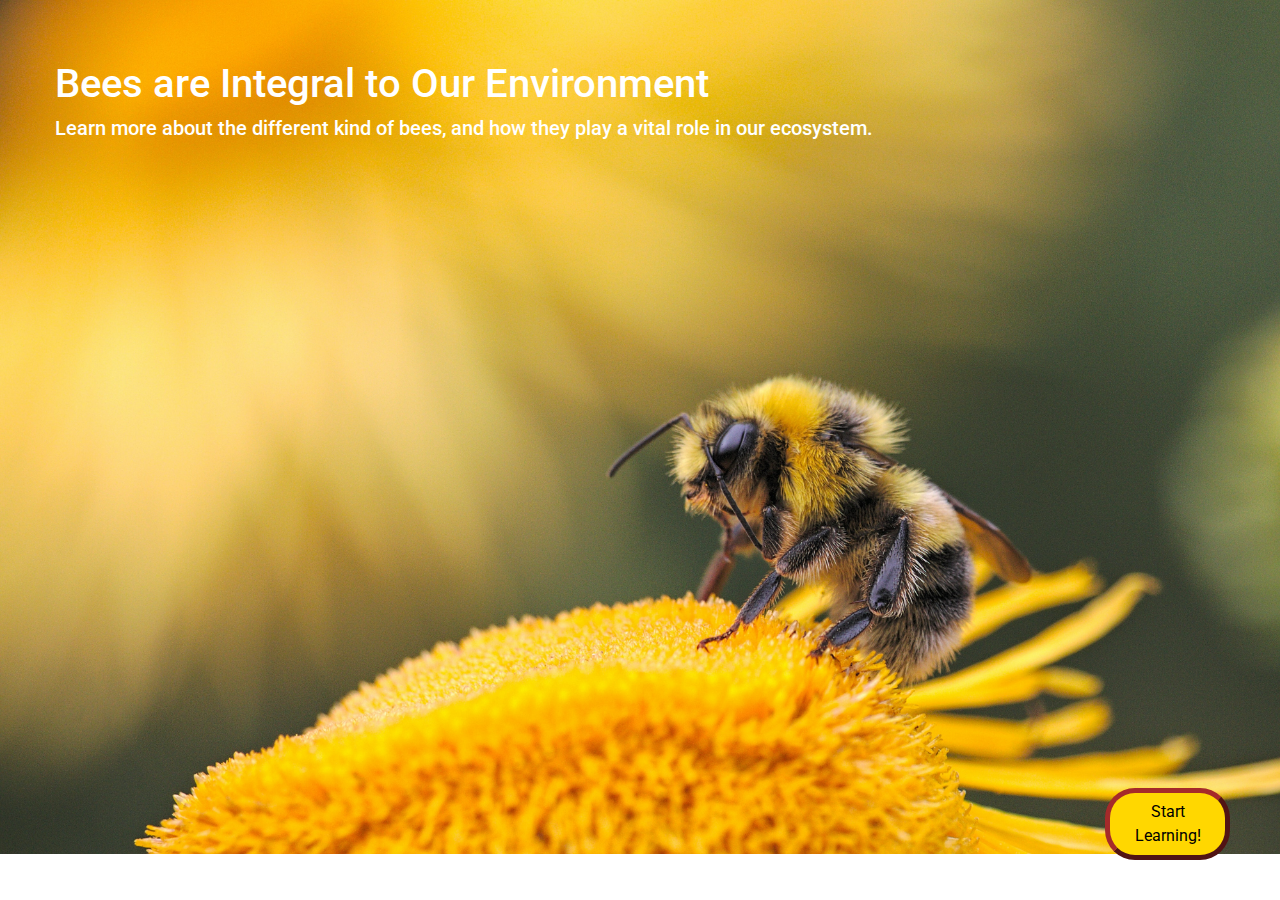
<file: index.html>
<!DOCTYPE html>
<html>

<head>
    <title>Learn About Bees!</title>
    <meta charset="UTF-8">
    <!-- styles -->
    <link rel="stylesheet" type="text/css" href="assets/css/style.css">
    <!-- fonts -->
    <link href="https://fonts.googleapis.com/css?family=Roboto|Roboto+Slab" rel="stylesheet">
    <link rel="stylesheet" href="assets/bootstrap-4.5.3-dist/css/bootstrap.css">
    <script src="assets/javascript/jquery-3.5.1.min.js"></script>
    <script src="assets/bootstrap-4.5.3-dist/js/bootstrap.js"></script>
    <link rel="stylesheet" href="https://cdnjs.cloudflare.com/ajax/libs/animate.css/4.1.1/animate.min.css" />
    <script src="assets/javascript/index.js"></script>
</head>


<body>
    <header>
        <div class="container animate__animated animate__fadeIn">
            <div class="row">
                <div class="col-lg-12">
                    <h1>Bees are Integral to Our Environment</h1>
                    <h5>Learn more about the different kind of bees, and how they play a vital role in our ecosystem.</h5>
                </div>
            </div>
        </div>


    </header>

    <!--     START LEARNING BUTTON       -->
    <div class="container">
        <div class="row">

            <div class="col-lg-12">
                <div class="d-flex flex-row-reverse fixed-bottom" id="home_page">
                    <button class="button" type="button" onclick="window.location.href='bees.html';">Start Learning!</button>
                </div>
            </div>
        </div>
    </div>

</body></html>
</file>
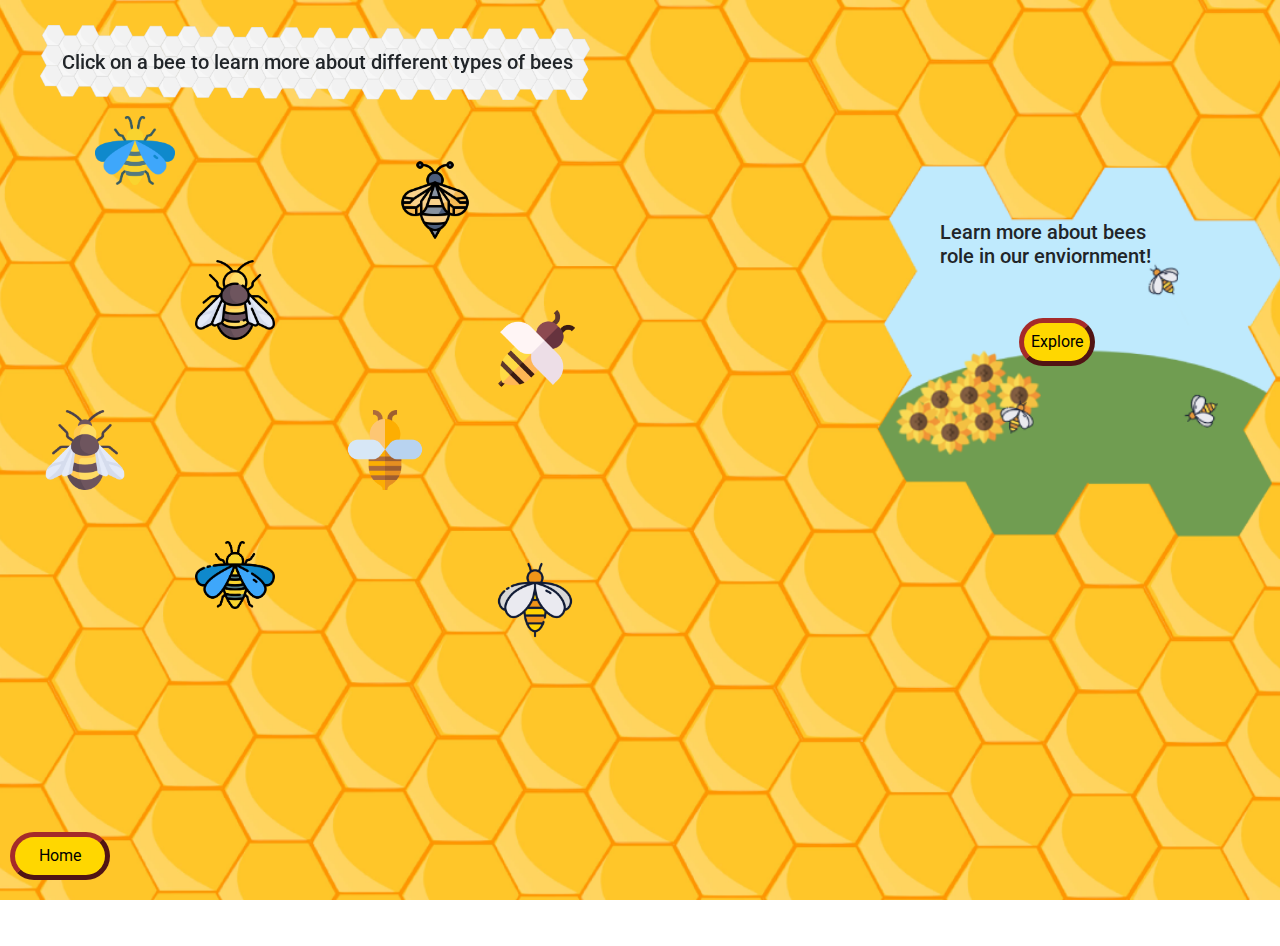
<file: bees.html>
<!DOCTYPE html>
<html>

<head>
    <title>Learn About the Bees!</title>
    <meta charset="UTF-8">
    <!-- styles -->
    <link rel="stylesheet" type="text/css" href="assets/css/bees.css">
    <!-- fonts -->
    <link href="https://fonts.googleapis.com/css?family=Roboto|Roboto+Slab" rel="stylesheet">
    <link rel="stylesheet" href="assets/bootstrap-4.5.3-dist/css/bootstrap.css">
    <script src="assets/javascript/jquery-3.5.1.min.js"></script>
    <script src="assets/bootstrap-4.5.3-dist/js/bootstrap.js"></script>
    <link rel="stylesheet" href="https://cdnjs.cloudflare.com/ajax/libs/animate.css/4.1.1/animate.min.css" />
</head>



<body>
    <header>
    </header>

    <!--     TITLE AND HOME BUTTON       -->
    <div class="container">
        <div class="row">

            <div class="col-lg-6 fixed-top" id="title_combs">
                <img src="assets/images/title%20combs.png" width="550" height="75">
                <h5 id="title_combs_text">Click on a bee to learn more about different types of bees</h5>
            </div>
            <div class="col-lg-12">
                <div class="d-flex fixed-bottom" id="home_button">
                    <button class="button" type="button" onclick="window.location.href='index.html';">Home</button>
                </div>
            </div>
        </div>

        <!--     BEE 1 MODAL AND BUTTON       -->
        <div class="row">
            <div class="col-lg-1 " id="bee_reveal1">
                <button class="bee_button" id="bee1" type="button" data-toggle="modal" data-target="#beeModal1"></button>
            </div>
            <div class="col-lg-12 modal" id="beeModal1">
                <div class="modal-dialog">
                    <div class="modal-content">

                        <div class="modal-header">
                            <h4 class="modal-title">Western Honeybees</h4>
                            <button type="button" class="close" data-dismiss="modal">&times;</button>

                        </div>

                        <div class="modal-body">
                            <img class="bee_pic" src="assets/images/bee_pictures/western_honeybee.png" width="450">

                            <p> Western honey bees are the most common species of honey bee across the world. Western honey bees were imported to North America to pollinate agricultural crops and can be distinguished from native bees by their coloring, which is golden brown with black abdominal stripes. The honeybees you'll see are female workers. As the bees collect pollen, they move it across their bodies and to their legs where they place it in little baskets.</p>

                            <h6>Do they sting:</h6>
                            <p>Western honey bees can sting but rarely do becuase it kills the bee.</p>

                            <h6>Do they sting:</h6>
                            <p>Yes! The western honey bee pollinates everything from flowers to impoartant agricultural crops, like almonds.
                            </p>
                        </div>
                    </div>
                </div>
            </div>
        </div>

        <!--     BEE 2 MODAL AND BUTTON       -->
        <div class="row">
            <div class="col-lg-1 " id="bee_reveal2">
                <button class="bee_button" id="bee2" type="button" data-toggle="modal" data-target="#beeModal2"></button>
            </div>
            <div class="col-lg-12 modal" id="beeModal2">
                <div class="modal-dialog">
                    <div class="modal-content">

                        <div class="modal-header">
                            <h4 class="modal-title">Bumblebees</h4>
                            <button type="button" class="close" data-dismiss="modal">&times;</button>

                        </div>

                        <div class="modal-body">
                            <img class="bee_pic" src="assets/images/bee_pictures/bumblebee.png" width="450">

                            <p> Bumblebees are common in the US with 49 native species! They are slightly larger than honeybees and have a black body with dense yellow and black hair. Bumblebees can be confused with carpenter bees, but carpenter bees are much larger than bumblebees. Bumblebees got their name from the noise they make inside a flower! They move around so quickly that the sounds vibrations they create makes the pollen fall onto their body hairs.</p>

                            <h6>Do they sting:</h6>
                            <p>Bumblebees do sting but dont very often unless you get too close to their nest or handle them.</p>

                            <h6>Do they sting:</h6>
                            <p>Yes, bumblebees pollinate lots of flowers and agricultural crops including tomatoes.
                            </p>
                        </div>

                    </div>
                </div>
            </div>
        </div>


        <!--     BEE 3 MODAL AND BUTTON       -->
        <div class="row">
            <div class="col-lg-1 " id="bee_reveal3">
                <button class="bee_button" id="bee3" type="button" data-toggle="modal" data-target="#beeModal3"></button>
            </div>
            <div class="col-lg-12 modal" id="beeModal3">
                <div class="modal-dialog">
                    <div class="modal-content">

                        <div class="modal-header">
                            <h4 class="modal-title">Carpenter Bees</h4>
                            <button type="button" class="close" data-dismiss="modal">&times;</button>

                        </div>

                        <div class="modal-body">
                            <img class="bee_pic" src="assets/images/bee_pictures/carpenter_bee.png" width="450">

                            <p> Carpenter bees are also called wood bees and are not well liked. The female workers of these bees bore into wood and make perfectly circular holes. The holes are the female carpenter bees reproductive nest. In the spring, new carpenter bees will leave the nest hole in single file. Carpenter bees are often viewed as destructive and it can be hard to stop them unless wood is painted or sealed. They can be destructive in the plant world too: on small flowers where they can't fit inside like blueberries, they chew into them. This doesn't pollinate the flower at all but just lets the carpenter bee steal the nectar. </p>

                            <h6>Do they sting:</h6>
                            <p>Female carpenter bees can sting but rarely do. Male carpenter bees are more agressive but cannot sting.</p>

                            <h6>Do they pollinate:</h6>
                            <p>Yes!
                            </p>
                        </div>
                    </div>
                </div>
            </div>
        </div>

        <!--     BEE 4 MODAL AND BUTTON       -->
        <div class="row">
            <div class="col-lg-1 " id="bee_reveal4">
                <button class="bee_button" id="bee4" type="button" data-toggle="modal" data-target="#beeModal4"></button>
            </div>
            <div class="col-lg-12 modal" id="beeModal4">
                <div class="modal-dialog">
                    <div class="modal-content">

                        <div class="modal-header">
                            <h4 class="modal-title">Mason Bees</h4>
                            <button type="button" class="close" data-dismiss="modal">&times;</button>

                        </div>

                        <div class="modal-body">
                            <img class="bee_pic" src="assets/images/bee_pictures/mason_bee.png" width="450">

                            <p>Mason bees are small, fast-flying bees that are extremely agile and are metallic blue, dull green and black. These bees carry pollen in hairs on the underside of their abdomens instead of in little baskets on their legs. Mason bees get their name from their use of mud to close their nest cavities.In nature, they look for a hollowed-out stem or a twig. Mason bees also readily use bee hotels created by humans that have holes already drilled in for them.</p>

                            <h6>Do they sting:</h6>
                            <p>Male mason bees cannot sting, and female mason bees are so docile that they sting only when handled roughly or trapped under clothing for example. </p>

                            <h6>Do they pollinate:</h6>
                            <p>Yes, the pollinate a wide variety of flowers and fruit producing flowers that are near their nests.

                            </p>
                        </div>
                    </div>
                </div>
            </div>
        </div>


        <!--     BEE 5 MODAL AND BUTTON       -->
        <div class="row">
            <div class="col-sm-1 " id="bee_reveal5">
                <button class="bee_button" id="bee5" type="button" data-toggle="modal" data-target="#beeModal5"></button>
            </div>
            <div class="col-sm-12 modal" id="beeModal5">
                <div class="modal-dialog">
                    <div class="modal-content">

                        <div class="modal-header">
                            <h4 class="modal-title">Leafcutter Bees</h4>
                            <button type="button" class="close" data-dismiss="modal">&times;</button>

                        </div>

                        <div class="modal-body">
                            <img class="bee_pic" src="assets/images/bee_pictures/leafcutter_bee.png" width="450">

                            <p>Leafcutter bees are very similar to mason bees in their nest creating habits, except they use leaves to close up their nests. They are black with white hairs covering the thorax and the bottom of the abdomen. Many leafcutter bee species have large heads with massive jaws to help with cutting off pieces of leaves to seal their nests. Also similar to mason bees, leafcutter bees carry pollen on their body hairs and are very fast flyers.</p>

                            <h6>Do they sting:</h6>
                            <p>Yes they can sting but are not aggressive and thus rarely do. Leafcutter bees stings are supposed to be a lot less painful than honey bee stings despite their more menacing appearance.</p>

                            <h6>Do they pollinate:</h6>
                            <p>Yes they are very important for the pollination of a lot of wildflowers and some fruits and veggies.
                            </p>
                        </div>
                    </div>
                </div>
            </div>
        </div>


        <!--     BEE 6 MODAL AND BUTTON       -->
        <div class="row">
            <div class="col-sm-1 " id="bee_reveal6">
                <button class="bee_button" id="bee6" type="button" data-toggle="modal" data-target="#beeModal6"></button>
            </div>
            <div class="col-sm-12 modal" id="beeModal6">
                <div class="modal-dialog">
                    <div class="modal-content">

                        <div class="modal-header">
                            <h4 class="modal-title">Blueberry Bees</h4>
                            <button type="button" class="close" data-dismiss="modal">&times;</button>

                        </div>

                        <div class="modal-body">
                            <img class="bee_pic" src="assets/images/bee_pictures/blueberry_bee.png" width="450">

                            <p>Blueberry bees are around the same size of a honeybee but their hair patterns and banding make them look like a smaller version of a bumblebee or a carpenter bee. Blueberry bees got their name because they have evolved with native blueberry bushes, and their bodies perfectly fit inside the bell-shaped blueberry flowers. Blueberry bees nest in the ground close to blueberry plants. </p>

                            <h6>Do they sting:</h6>
                            <p>Blueberry bees are solitary bees and so they only sting when someone quishes them.</p>

                            <h6>Do they pollinate:</h6>
                            <p>Yes, they pollinate other plants beside just blueberry plants too!
                            </p>
                        </div>
                    </div>
                </div>
            </div>
        </div>


        <!--     BEE 7 MODAL AND BUTTON       -->
        <div class="row">
            <div class="col-sm-1 " id="bee_reveal7">
                <button class="bee_button" id="bee7" type="button" data-toggle="modal" data-target="#beeModal7"></button>
            </div>
            <div class="col-sm-12 modal" id="beeModal7">
                <div class="modal-dialog">
                    <div class="modal-content">

                        <div class="modal-header">
                            <h4 class="modal-title">Squash Bees</h4>
                            <button type="button" class="close" data-dismiss="modal">&times;</button>

                        </div>

                        <div class="modal-body">
                            <img class="bee_pic" src="assets/images/bee_pictures/squash_bee.png" width="450">

                            <p>Squash bees have evolved to be pollinating specialists for plants like squash, zucchini, pumpkins and other similar plants which is how they got their name. These bees are unique in that they are one of the only bees that fly before sunrise and also around dusk when squash flowers usually open. Male squash bees nest and mate in squash flowers, while female squash bees nest in the ground near squash plants.</p>

                            <h6>Do they sting:</h6>
                            <p> Do they sting: Squash bees are not agressive and rarely sting humans.</p>

                            <h6>Do they pollinate:</h6>
                            <p>Yes, but they pretty much exlusively pollinate plants of the genus Cucurbita, which are those squash like plants.
                            </p>
                        </div>
                    </div>
                </div>
            </div>
        </div>

        <!--     BEE 8 MODAL AND BUTTON       -->
        <div class="row">
            <div class="col-sm-1 " id="bee_reveal8">
                <button class="bee_button" id="bee8" type="button" data-toggle="modal" data-target="#beeModal8"></button>
            </div>
            <div class="col-sm-12 modal" id="beeModal8">
                <div class="modal-dialog">
                    <div class="modal-content">

                        <div class="modal-header">
                            <h4 class="modal-title">Sweat Bees</h4>
                            <button type="button" class="close" data-dismiss="modal">&times;</button>

                        </div>

                        <div class="modal-body">
                            <img class="bee_pic" src="assets/images/bee_pictures/sweat_bee.png" width="450">

                            <p> The sweat bee got its name because they are attracted to human sweat. These bees are small, some being only a quarter of the size of a honeybee. Since they are so small they are attracted to small flowers and are often active even until November. They can range in color from black to metallic blues and greens, with copper and blue overtones.</p>


                            <h6>Do they sting:</h6>
                            <p>Yes female sweat bees can sting but they are not aggressive. To avoid being sting just leave them alone!
                            </p>

                            <h6>Do they pollinate:</h6>
                            <p>Yes, sweat bees are generalist pollinators meaning they visit a wide variety of plants.
                            </p>
                        </div>
                    </div>
                </div>
            </div>
        </div>

        <!--        EXPLORE       -->

        <div class="row justify-content-end">
            <div class="col-sm-3" id="explore_enviro">
                <h5>Learn more about bees role in our enviornment!</h5>
            </div>
        </div>
        <div class="row justify-content-end">
            <div class="col-sm-2" id=explore_enviro>
                <div class="d-flex flex-row-reverse" id="enviro_button">
                    <button class="button" type="button" onclick="window.location.href='explore_enviro.html';">Explore</button>
                </div>

            </div>

        </div>

    </div>

</body></html>
</file>
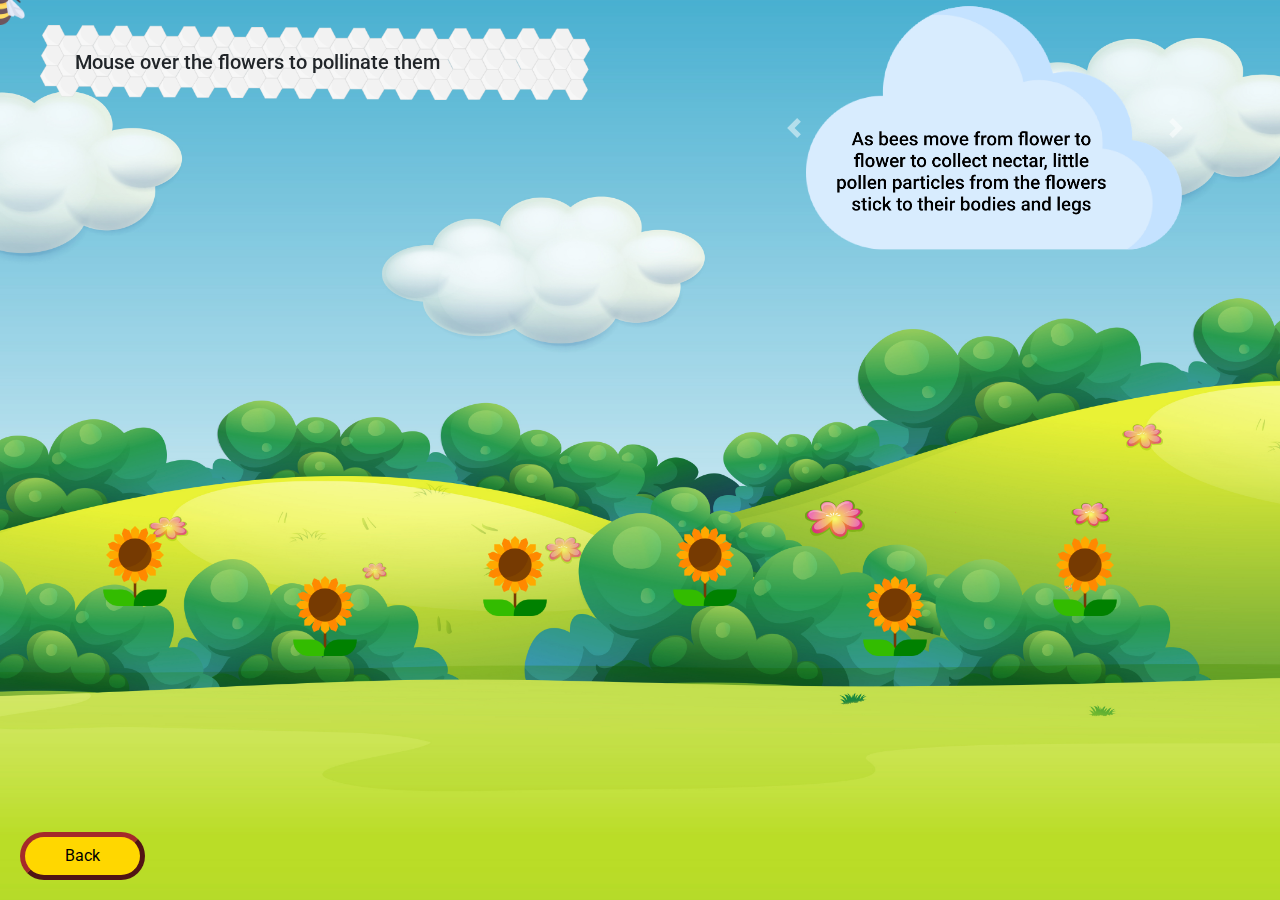
<file: explore_enviro.html>
<!DOCTYPE html>
<html>

<head>
    <title>Learn About Bees!</title>
    <meta charset="UTF-8">
    <!-- styles -->
    <link rel="stylesheet" type="text/css" href="assets/css/enviro.css">
    <!-- fonts -->
    <link href="https://fonts.googleapis.com/css?family=Roboto|Roboto+Slab" rel="stylesheet">
    <link rel="stylesheet" href="assets/bootstrap-4.5.3-dist/css/bootstrap.css">
    <script src="assets/javascript/jquery-3.5.1.min.js"></script>
    <script src="assets/bootstrap-4.5.3-dist/js/bootstrap.js"></script>
    <link rel="stylesheet" href="https://cdnjs.cloudflare.com/ajax/libs/animate.css/4.1.1/animate.min.css" />
    <script src="assets/javascript/enviro.js"></script>
</head>

<body>
    <header>

    </header>

    <!--     BEE CURSER       -->
    <div class="mouse_bee">
        <img id="curser_bee" src="assets/images/icons/bee-8.png">
    </div>

    <!--     TITLE COMBS       -->

    <div class="container animate__animated animate__fadeIn">
        <div class="row">

            <div class="col-lg-6 fixed-top" id="title_combs">
                <img src="assets/images/title%20combs.png" width="550" height="75">
                <h5 id="title_combs_text">Mouse over the flowers to pollinate them</h5>
            </div>
            <div class="row">
                <div class="col-lg-1">
                    <div class="d-flex fixed-bottom" id="back_button">
                        <button class="button" type="button" onclick="window.location.href='bees.html';">Back</button>
                    </div>
                </div>
            </div>
        </div>
    </div>

    <div class="container animate__animated animate__fadeIn">


        <!--     INFO CAROUSEL       -->

        <div class="row justify-content-end">

            <div id="myCarousel" class="carousel slide" data-interval="10000" data-ride="carousel">

                <!-- slides -->
                <div class="carousel-inner">
                    <div class="carousel-item active">
                        <img id="carousel_img" src="assets/images/icons/cloud1.png">
                    </div>

                    <div class="carousel-item">
                        <img id="carousel_img" src="assets/images/icons/cloud2.png">
                    </div>

                    <div class="carousel-item">
                        <img id="carousel_img" src="assets/images/icons/cloud3.png">
                    </div>
                </div>

                <!-- Left and right controls -->
                <a class="carousel-control-prev" href="#myCarousel" role="button" data-slide="prev">
                    <span class="carousel-control-prev-icon"></span>
                    <span class="sr-only">Previous</span>
                </a>
                <a class="carousel-control-next" href="#myCarousel" role="button" data-slide="next">
                    <span class="carousel-control-next-icon"></span>
                    <span class="sr-only">Next</span>
                </a>
            </div>


        </div>

        <!--    SUNFLOWERS       -->

        <div class="row">

            <div class="col-sm-2" id="sunflower1">
                <button class="sunflower_button sunflower1" id="sunflower1" type="button" data-toggle="modal" data-target=""></button>
            </div>

            <div class="col-sm-2" id="sunflower2">
                <button class="sunflower_button sunflower2" id="sunflower2" type="button" data-toggle="modal" data-target=""></button>
            </div>

            <div class="col-sm-2" id="sunflower3">
                <button class="sunflower_button sunflower3" id="sunflower3" type="button" data-toggle="modal" data-target=""></button>
            </div>


            <div class="col-sm-2" id="sunflower4">
                <button class="sunflower_button sunflower4" id="sunflower4" type="button" data-toggle="modal" data-target=""></button>
            </div>

            <div class="col-sm-2" id="sunflower5">
                <button class="sunflower_button sunflower5" id="sunflower5" type="button" data-toggle="modal" data-target=""></button>
            </div>

            <div class="col-sm-2" id="sunflower6">
                <button class="sunflower_button sunflower6" id="sunflower6" type="button" data-toggle="modal" data-target=""></button>
            </div>

        </div>


    </div>

</body></html>
</file>
<file: assets/css/style.css>
/********** HOMEPAGE **********/
header {
    position: absolute;
    text-align: left;
    left: 30px;
    top: 50px;
    font-size: 30px;
}

body {
    background-image: url(../images/dmitry-grigoriev-yxXpjF-RrnA-unsplash.jpg);
    background-repeat: no-repeat;
    background-size: cover;
    color: white;
    font-family: 'Roboto', sans-serif;
}

.button {
    background-color: gold;
    border-color: brown;
    border-width: thick;
    text-align: center;
    padding: 7px 7px;
    width: 125px;
    border-radius: 30px;
}

.button:hover {
    animation: tada;
    animation-duration: 1s;
}

#home_page {
    margin-right: 50px;
    margin-bottom: 40px;
}



/********** HEADER **********/
header {
    text-align: left;
    padding: 10px;
    color: white;
    font-family: 'Roboto', sans-serif;
}

h1 {
    margin: 0px;
}

header a {
    color: white;
    text-decoration: none;
    margin-right: 60px;
}
</file>
<file: assets/css/bees.css>
body {
    background-image: url(../images/honey-comb-wall-cutout.png);
    background-repeat: no-repeat;
    background-size: cover;
    background-position: center;
    background-attachment: fixed;
    color: white;
    font-family: 'Roboto', sans-serif;
}

/********** BUTTONS **********/

.button {
    background-color: gold;
    border-color: brown;
    border-width: thick;
    text-align: center;
    padding: 7px 7px;
    width: 100px;
    border-radius: 30px;
}

.button:hover {
    animation: tada;
    animation-duration: 1s;
}

#home_button {
    margin-bottom: 20px;
    margin-left: 10px;
}

/********** TITLE **********/

#title_combs {
    margin-top: 25px;
    margin-left: 25px;
}

#title_combs_text {
    position: absolute;
    top: 25px;
    left: 37px;
}

/********** BEES AS BUTTONS **********/

.bee_button {
    background-color: transparent;
    background-repeat: no-repeat;
    background-size: 80%;
    background-position: center;
    border-width: 0px;
    text-align: center;
    padding: 7px 7px;
    width: 100px;
    height: 100px;
    border-radius: 100px;

}


/********** BEE BUTTON STYLES AND IMAGES **********/

#bee1 {
    background-image: url(../images/icons/bee-2.png);
}

#bee1:hover {
    animation: wobble;
    animation-duration: 1s;
}

#bee_reveal1 {
    top: 150px;
    left: 300px;

}

#bee2 {
    background-image: url(../images/icons/bee-1.png);
}

#bee2:hover {
    animation: shakeX;
    animation-duration: 1s;
}

#bee_reveal2 {
    top: 150px;
    left: 100px;
}

#bee3 {
    background-image: url(../images/icons/bee-3.png);
}

#bee3:hover {
    animation: swing;
    animation-duration: 1s;
}

#bee_reveal3 {
    top: 200px;
    left: 250px;
}

#bee4 {
    background-image: url(../images/icons/bee-4.png);
}

#bee4:hover {
    animation: jello;
    animation-duration: 1s;
}

#bee_reveal4 {
    top: 250px;
    left: 400px;
}

#bee5 {
    background-image: url(../images/icons/bee-5.png);
}

#bee5:hover {
    animation: rubberBand;
    animation-duration: 1s;
}

#bee_reveal5 {
    top: 125px;
    left: 100px;
}

#bee6 {
    background-image: url(../images/icons/bee-6.png);
}

#bee6:hover {
    animation: bounce;
    animation-duration: 1s;
}

#bee_reveal6 {
    top: -400px;
    left: 0px;
}

#bee7 {
    background-image: url(../images/icons/bee-7.png);
}

#bee7:hover {
    animation: heartBeat;
    animation-duration: 1s;
}

#bee_reveal7 {
    top: -300px;
    left: 400px;
}

#bee8 {
    background-image: url(../images/icons/bee-8.png);
}

#bee8:hover {
    animation: tada;
    animation-duration: 1s;
}

#bee_reveal8 {
    top: -300px;
    left: -50px;
}


/********** MODAL STYLES **********/
.modal {
    margin-left: 300px !important;
    overflow: auto !important;
    right: 50px !important;
}

.modal-backdrop {
    background-color: rgba(0, 0, 0, .0001) !important;
}


.modal-content {
    background: lightgoldenrodyellow !important;
    color: saddlebrown;
    border-color: brown !important;
    border-width: thick !important;
}

.bee_pic {
    border-radius: 20px;
    padding-top: 10px;
    margin-bottom: 40px !important;
}

/********** EXPLORE BUTTON **********/
#explore_enviro {
    bottom: 580px;
}

#explore_enviro h5 {
    margin-bottom: 50px;
    margin-right: 20px;
}

#enviro_button {
    margin-right: 100px;
}
</file>
<file: assets/css/enviro.css>
/********** BACKGROUND AND BASIC STYLES **********/

header {
    position: absolute;
    text-align: left;
    left: 30px;
    top: 50px;
    font-size: 30px;
}

body {
    background-image: url(../images/bee_pictures/eviro-landscape.jpg);
    background-repeat: no-repeat;
    background-size: cover;
    background-position: center;
    background-attachment: fixed;
    color: white;
    font-family: 'Roboto', sans-serif;
}

/********** BUTTON STYLES **********/
.button {
    background-color: gold;
    border-color: brown;
    border-width: thick;
    text-align: center;
    padding: 7px 7px;
    width: 125px;
    border-radius: 30px;
}

.button:hover {
    animation: tada;
    animation-duration: 1s;
}

#back_button {
    margin-left: 20px;
    margin-bottom: 20px;
}


/********** HEADER **********/
header {
    text-align: left;
    padding: 10px;
    color: white;
    font-family: 'Roboto', sans-serif;
}

h1 {
    margin: 0px;
}

header a {
    color: white;
    text-decoration: none;
    margin-right: 60px;
}

/********** CURSER BEE **********/

#curser_bee {
    position: absolute;
    z-index: 1;
    width: 50px;
    transform: translate(-50%, -50%);
    animation: headShake;
}

.mouse_bee {
    animation: shakeX;
    animation-delay: 1s;
    animation-iteration-count: infinite;
    animation-duration: 1s;
}

/********** TITLE COMBS **********/

#title_combs {
    margin-top: 25px;
    margin-left: 25px;
}

#title_combs_text {
    position: absolute;
    top: 25px;
    left: 50px;
}

/********** SUNFLOWERS **********/
#sunflower1 {
    margin-top: 130px;
}

.sunflower1:hover {
    animation: flip;
    animation-duration: 2s;
    background-image: url(../images/icons/fruits2.png);
}

#sunflower2 {
    margin-top: 155px;
}

.sunflower2:hover {
    animation: flip;
    animation-duration: 2s;
    background-image: url(../images/icons/fruits.png);
}

#sunflower3 {
    margin-top: 135px;
}

.sunflower3:hover {
    animation: flip;
    animation-duration: 2s;
    background-image: url(../images/icons/healthy-food.png);
}

#sunflower4 {
    margin-top: 130px;
}

.sunflower4:hover {
    animation: flip;
    animation-duration: 2s;
    background-image: url(../images/icons/grapes.png);
}


#sunflower5 {
    margin-top: 155px;
}

.sunflower5:hover {
    animation: flip;
    animation-duration: 2s;
    background-image: url(../images/icons/bananas.png);
}

#sunflower6 {
    margin-top: 135px;
}

.sunflower6:hover {
    animation: flip;
    animation-duration: 2s;
    background-image: url(../images/icons/watermelon.png);
}


/********** FLOWER BUTTONS **********/

.sunflower_button {
    background-color: transparent;
    background-image: url(../images/icons/sunflower.png);
    background-repeat: no-repeat;
    background-size: 80%;
    background-position: center;
    border-width: 0px;
    text-align: center;
    padding: 7px 7px;
    width: 100px;
    height: 100px;
    border-radius: 100px;
}

/********** CAROUSEL STYLES **********/

#myCarousel {
    width: 450px;

}

#carousel_img {
    width: 95%;
    padding-left: 40px;
}
</file>
